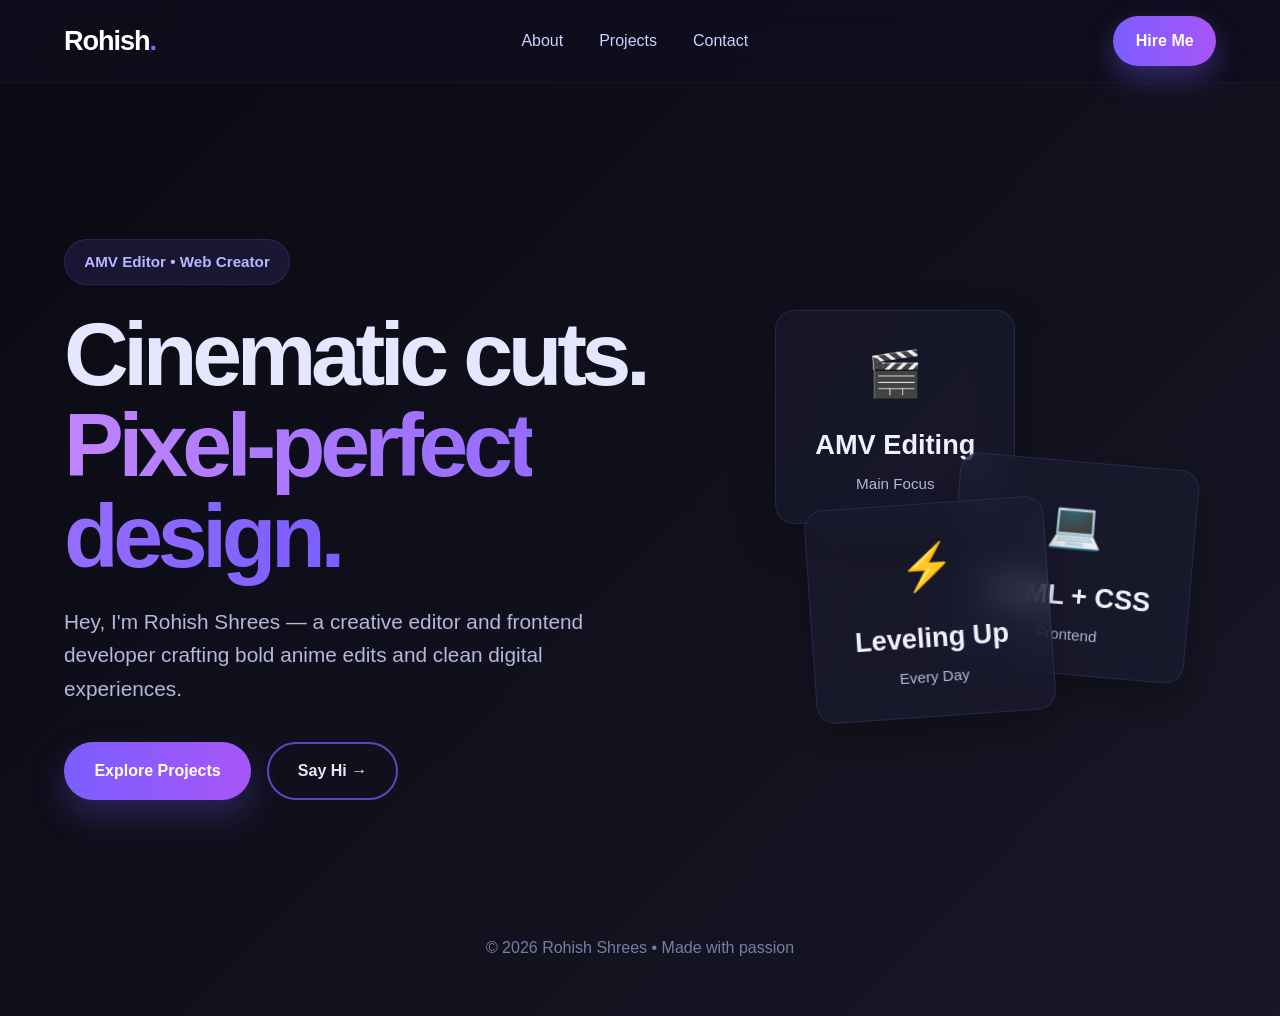
<file: index.html>
<!DOCTYPE html>
<html lang="en">
<head>
  <meta charset="UTF-8" />
  <meta name="viewport" content="width=device-width, initial-scale=1.0" />
  <meta name="description" content="Rohish Shrees is a creative editor and frontend developer building cinematic AMV edits and modern web experiences." />
  <title>Rohish Shrees | Portfolio</title>
  <link rel="apple-touch-icon" sizes="180x180" href="ICONS/apple-touch-icon.png" />
  <link rel="icon" type="image/png" sizes="32x32" href="ICONS/favicon-32x32.png" />
  <link rel="icon" type="image/png" sizes="16x16" href="ICONS/favicon-16x16.png" />
  <link rel="manifest" href="ICONS/site.webmanifest" />
  <link rel="stylesheet" href="style.css" />
  <script defer src="script.js"></script>
</head>
<body class="home-page">
  <a class="skip-link" href="#main">Skip to content</a>

  <header class="topbar" id="top">
    <div class="topbar-inner">
      <a class="brand" href="index.html" aria-label="Home page">Rohish<span class="brand-dot">.</span></a>

      <nav class="nav" aria-label="Primary navigation">
        <a class="nav-link" href="about.html">About</a>
        <a class="nav-link" href="proj.html">Projects</a>
        <a class="nav-link" href="contact.html">Contact</a>
      </nav>

      <a class="nav-btn primary" href="contact.html">Hire Me</a>
    </div>
  </header>

  <main id="main" class="page-shell">
    <section class="hero">
      <div class="hero-left reveal">
        <p class="pill">AMV Editor • Web Creator</p>
        <h1 class="hero-title">
          Cinematic cuts.<br />
          <span class="hero-gradient-text">Pixel-perfect design.</span>
        </h1>
        <p class="hero-subtitle">
          Hey, I'm Rohish Shrees — a creative editor and frontend developer crafting bold anime edits and clean digital experiences.
        </p>

        <div class="hero-cta">
          <a class="btn-primary" href="proj.html">Explore Projects</a>
          <a class="btn-outline" href="contact.html">Say Hi →</a>
        </div>
      </div>

      <div class="hero-right reveal">
        <div class="floating-cards">
          <div class="stat-card card-1">
            <div class="icon">🎬</div>
            <p class="stat-value">AMV Editing</p>
            <p class="stat-label">Main Focus</p>
          </div>

          <div class="stat-card card-2">
            <div class="icon">💻</div>
            <p class="stat-value">HTML + CSS</p>
            <p class="stat-label">Frontend</p>
          </div>

          <div class="stat-card card-3">
            <div class="icon">⚡</div>
            <p class="stat-value">Leveling Up</p>
            <p class="stat-label">Every Day</p>
          </div>
        </div>
      </div>
    </section>

    <footer class="home-footer">
      <span>© <span id="year"></span> Rohish Shrees • Made with passion</span>
    </footer>
  </main>
</body>
</html>
</file>
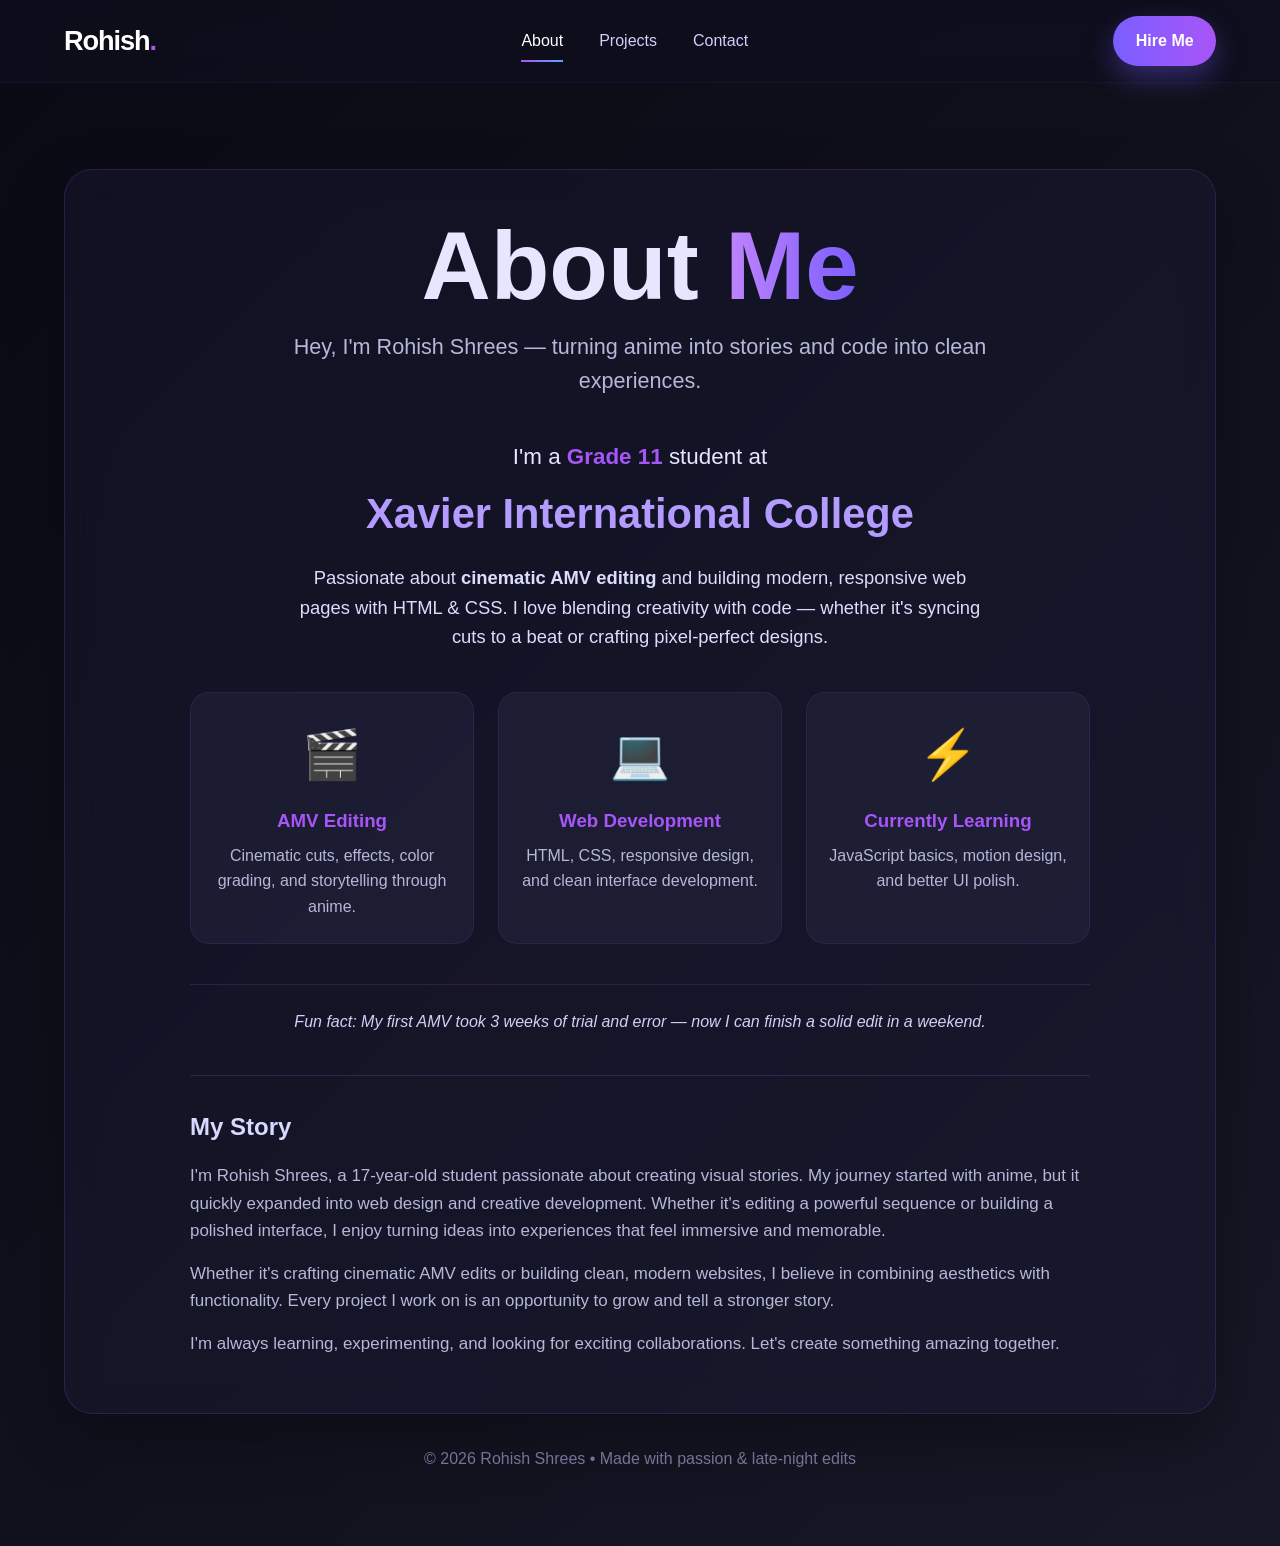
<file: about.html>
<!DOCTYPE html>
<html lang="en">
<head>
  <meta charset="UTF-8" />
  <meta name="viewport" content="width=device-width, initial-scale=1.0" />
  <meta name="description" content="About Rohish Shrees — a Grade 11 student passionate about AMV editing, web design, and creative visual storytelling." />
  <title>About • Rohish Shrees</title>
  <link rel="apple-touch-icon" sizes="180x180" href="ICONS/apple-touch-icon.png" />
  <link rel="icon" type="image/png" sizes="32x32" href="ICONS/favicon-32x32.png" />
  <link rel="icon" type="image/png" sizes="16x16" href="ICONS/favicon-16x16.png" />
  <link rel="manifest" href="ICONS/site.webmanifest" />
  <link rel="stylesheet" href="style.css" />
  <script defer src="script.js"></script>
</head>
<body class="about-page">
  <header class="topbar" id="top">
    <div class="topbar-inner">
      <a class="brand" href="index.html" aria-label="Home page">Rohish<span class="brand-dot">.</span></a>

      <nav class="nav" aria-label="Primary navigation">
        <a class="nav-link active" href="about.html">About</a>
        <a class="nav-link" href="proj.html">Projects</a>
        <a class="nav-link" href="contact.html">Contact</a>
      </nav>

      <a class="nav-btn primary" href="contact.html">Hire Me</a>
    </div>
  </header>

  <main class="about-shell">
    <section class="about-hero reveal">
      <div class="glass-card">
        <div class="about-header">
          <h1>About <span class="gradient-text">Me</span></h1>
          <p class="tagline">Hey, I'm Rohish Shrees — turning anime into stories and code into clean experiences.</p>
        </div>

        <div class="about-content">
          <div class="intro">
            <p class="greeting">I'm a <span class="highlight">Grade 11</span> student at</p>
            <h2 class="college">Xavier International College</h2>

            <p class="bio">
              Passionate about <strong>cinematic AMV editing</strong> and building modern, responsive web pages with HTML &amp; CSS.
              I love blending creativity with code — whether it's syncing cuts to a beat or crafting pixel-perfect designs.
            </p>
          </div>

          <div class="skills-grid">
            <div class="skill-item">
              <span class="skill-icon">🎬</span>
              <h3>AMV Editing</h3>
              <p>Cinematic cuts, effects, color grading, and storytelling through anime.</p>
            </div>

            <div class="skill-item">
              <span class="skill-icon">💻</span>
              <h3>Web Development</h3>
              <p>HTML, CSS, responsive design, and clean interface development.</p>
            </div>

            <div class="skill-item">
              <span class="skill-icon">⚡</span>
              <h3>Currently Learning</h3>
              <p>JavaScript basics, motion design, and better UI polish.</p>
            </div>
          </div>

          <p class="fun-fact">
            Fun fact: My first AMV took 3 weeks of trial and error — now I can finish a solid edit in a weekend.
          </p>

          <div class="story-block">
            <h2>My Story</h2>
            <p>
              I'm Rohish Shrees, a 17-year-old student passionate about creating visual stories. My journey started with anime, but it quickly expanded into web design and creative development. Whether it's editing a powerful sequence or building a polished interface, I enjoy turning ideas into experiences that feel immersive and memorable.
            </p>
            <p>
              Whether it's crafting cinematic AMV edits or building clean, modern websites, I believe in combining aesthetics with functionality. Every project I work on is an opportunity to grow and tell a stronger story.
            </p>
            <p>
              I'm always learning, experimenting, and looking for exciting collaborations. Let's create something amazing together.
            </p>
          </div>
        </div>
      </div>
    </section>

    <footer class="about-footer">
      <span>© <span id="year"></span> Rohish Shrees • Made with passion &amp; late-night edits</span>
    </footer>
  </main>
</body>
</html>
</file>
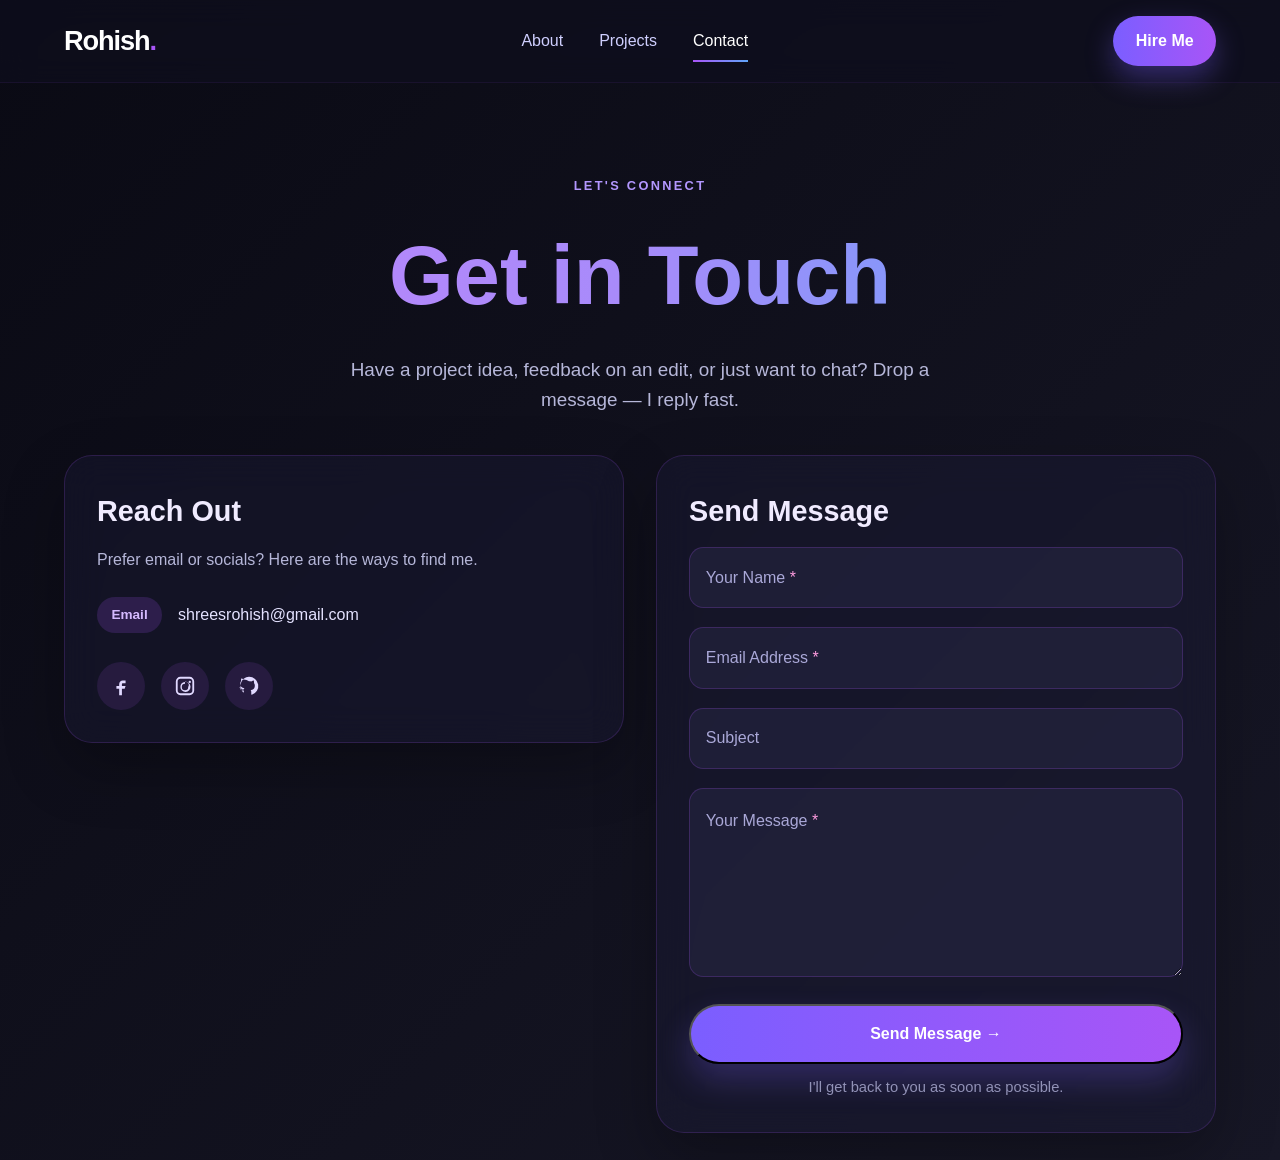
<file: contact.html>
<!DOCTYPE html>
<html lang="en">
<head>
  <meta charset="UTF-8" />
  <meta name="viewport" content="width=device-width, initial-scale=1.0" />
  <meta name="description" content="Contact Rohish Shrees for AMV collaborations, web projects, and creative opportunities." />
  <title>Contact • Rohish Shrees</title>
  <link rel="apple-touch-icon" sizes="180x180" href="ICONS/apple-touch-icon.png" />
  <link rel="icon" type="image/png" sizes="32x32" href="ICONS/favicon-32x32.png" />
  <link rel="icon" type="image/png" sizes="16x16" href="ICONS/favicon-16x16.png" />
  <link rel="manifest" href="ICONS/site.webmanifest" />
  <link rel="stylesheet" href="style.css" />
  <script defer src="script.js"></script>
</head>
<body class="contact-page">
  <header class="topbar" id="top">
    <div class="topbar-inner">
      <a class="brand" href="index.html" aria-label="Home page">Rohish<span class="brand-dot">.</span></a>

      <nav class="nav" aria-label="Primary navigation">
        <a class="nav-link" href="about.html">About</a>
        <a class="nav-link" href="proj.html">Projects</a>
        <a class="nav-link active" href="contact.html">Contact</a>
      </nav>

      <a class="nav-btn primary" href="contact.html">Hire Me</a>
    </div>
  </header>

  <main class="contact-shell" role="main">
    <header class="contact-header reveal">
      <p class="contact-eyebrow">Let's connect</p>
      <h1>Get in Touch</h1>
      <p class="contact-subtitle">
        Have a project idea, feedback on an edit, or just want to chat? Drop a message — I reply fast.
      </p>
    </header>

    <section class="contact-grid" aria-label="Contact details and form">
      <div class="glass-card contact-info reveal">
        <h2 class="contact-card-title">Reach Out</h2>
        <p class="contact-card-text">Prefer email or socials? Here are the ways to find me.</p>

        <ul class="contact-list">
          <li class="contact-item">
            <span class="contact-badge">Email</span>
            <a class="contact-link" href="mailto:shreesrohish@gmail.com">shreesrohish@gmail.com</a>
          </li>
        </ul>

        <div class="social" aria-label="Social links">
          <a class="social-link" href="https://www.facebook.com/rohish.shrees.magar" target="_blank" rel="noreferrer" aria-label="Facebook">
            <svg viewBox="0 0 24 24" aria-hidden="true"><path d="M14 9h3V6h-3c-2.206 0-4 1.794-4 4v2H7v3h3v7h3v-7h3l1-3h-4v-2c0-.551.448-1 1-1z"/></svg>
          </a>

          <a class="social-link" href="https://www.instagram.com/keshioae?igsh=MXFwb2M3em1iNndpbQ%3D%3D" target="_blank" rel="noreferrer" aria-label="Instagram">
            <svg viewBox="0 0 24 24" aria-hidden="true"><path d="M7 2h10a5 5 0 0 1 5 5v10a5 5 0 0 1-5 5H7a5 5 0 0 1-5-5V7a5 5 0 0 1 5-5zm10 2H7a3 3 0 0 0-3 3v10a3 3 0 0 0 3 3h10a3 3 0 0 0 3-3V7a3 3 0 0 0-3-3zm-5 3.5A5.5 5.5 0 1 1 7 13a5.5 5.5 0 0 1 5-5.5zm0 2A3.5 3.5 0 1 0 15.5 13 3.5 3.5 0 0 0 12 7.5zm5.25-3.25a1.25 1.25 0 1 1-1.25 1.25 1.25 1.25 0 0 1 1.25-1.25z"/></svg>
          </a>

          <a class="social-link" href="https://github.com/rohish-shrees12" target="_blank" rel="noreferrer" aria-label="GitHub">
            <svg viewBox="0 0 24 24" aria-hidden="true"><path d="M12 2a10 10 0 0 0-6.32 17.1c.5.1.68-.22.68-.49v-1.71c-2.78.61-3.37-1.2-3.37-1.2-.46-1.18-1.12-1.49-1.12-1.49-.9-.62.08-.61.08-.61 1.02.08 1.56 1.05 1.56 1.05.88 1.5 2.31 1.07 2.87.82.1-.65.35-1.08.63-1.33-2.22-.25-4.56-1.11-4.56-4.96 0-1.09.39-1.99 1.03-2.69-.1-.25-.45-1.28.1-2.66 0 0 .84-.27 2.75 1.02A9.5 9.5 0 0 1 12 6.84c.85 0 1.7.11 2.49.33 1.9-1.29 2.74-1.02 2.74-1.02.55 1.38.2 2.41.1 2.66.64.7 1.03 1.6 1.03 2.69 0 3.86-2.35 4.7-4.58 4.95.36.31.68.92.68 1.85v2.75c0 .27.18.6.69.49A10 10 0 0 0 12 2z"/></svg>
          </a>
        </div>
      </div>

      <div class="glass-card contact-form-card reveal" style="animation-delay: 0.2s;">
        <h2 class="contact-card-title">Send Message</h2>

        <form class="contact-form" method="post" action="" onsubmit="event.preventDefault();">
          <div class="field">
            <input id="name" type="text" name="name" placeholder=" " required />
            <label for="name">Your Name <span class="req">*</span></label>
          </div>

          <div class="field">
            <input id="email" type="email" name="email" placeholder=" " required />
            <label for="email">Email Address <span class="req">*</span></label>
          </div>

          <div class="field">
            <input id="subject" type="text" name="subject" placeholder=" " />
            <label for="subject">Subject</label>
          </div>

          <div class="field field-full">
            <textarea id="message" name="message" rows="6" placeholder=" " required></textarea>
            <label for="message">Your Message <span class="req">*</span></label>
          </div>

          <div class="contact-actions">
            <button class="btn-primary" type="submit">Send Message →</button>
            <p class="contact-note">I'll get back to you as soon as possible.</p>
          </div>
        </form>
      </div>
    </section>
  </main>
</body>
</html>
</file>
<file: style.css>
/* Global reset */
* {
  margin: 0;
  padding: 0;
  box-sizing: border-box;
}

:root {
  --bg: #0a0a14;
  --bg-soft: #171726;
  --panel: rgba(30, 30, 60, 0.5);
  --panel-strong: rgba(40, 40, 70, 0.7);
  --line: rgba(168, 85, 247, 0.22);
  --line-soft: rgba(120, 120, 255, 0.15);
  --text: #e6e6ff;
  --muted: #b6b7d9;
  --purple: #a855f7;
  --purple-strong: #7b5eff;
  --blue: #60a5fa;
  --white: #ffffff;
  --shadow: rgba(10, 10, 20, 0.45);
}

html {
  scroll-behavior: smooth;
}

body {
  font-family: "Segoe UI", Tahoma, Geneva, Verdana, sans-serif;
  background: linear-gradient(135deg, var(--bg) 0%, var(--bg-soft) 100%);
  color: var(--text);
  min-height: 100vh;
  line-height: 1.6;
  overflow-x: hidden;
}

img, video {
  max-width: 100%;
  display: block;
}

a {
  color: inherit;
}

button, input, textarea {
  font: inherit;
}

.skip-link {
  position: absolute;
  left: -9999px;
  top: auto;
}

.skip-link:focus {
  left: 1rem;
  top: 1rem;
  z-index: 9999;
  background: var(--white);
  color: var(--bg);
  padding: 0.75rem 1.1rem;
  border-radius: 999px;
}

/* Topbar */
.topbar {
  position: sticky;
  top: 0;
  z-index: 1000;
  backdrop-filter: blur(14px);
  -webkit-backdrop-filter: blur(14px);
  background: rgba(15, 15, 30, 0.72);
  border-bottom: 1px solid rgba(168, 85, 247, 0.08);
  transition: all 0.3s ease;
}

.topbar.is-scrolled {
  background: rgba(10, 10, 20, 0.92);
  box-shadow: 0 8px 28px rgba(0, 0, 0, 0.22);
}

.topbar-inner {
  max-width: 1400px;
  margin: 0 auto;
  padding: 1rem 5%;
  display: flex;
  align-items: center;
  justify-content: space-between;
  gap: 1.5rem;
}

.brand {
  font-size: 1.7rem;
  font-weight: 800;
  color: var(--white);
  text-decoration: none;
  letter-spacing: -0.04em;
}

.brand-dot {
  color: var(--purple);
}

.nav {
  display: flex;
  align-items: center;
  justify-content: center;
  gap: 2.25rem;
}

.nav-link {
  position: relative;
  color: #cfcfff;
  text-decoration: none;
  font-weight: 500;
  transition: color 0.25s ease;
}

.nav-link::after {
  content: "";
  position: absolute;
  left: 0;
  bottom: -8px;
  width: 100%;
  height: 2px;
  background: linear-gradient(90deg, var(--purple), var(--blue));
  transform: scaleX(0);
  transform-origin: left;
  transition: transform 0.25s ease;
}

.nav-link:hover,
.nav-link.active {
  color: var(--white);
}

.nav-link:hover::after,
.nav-link.active::after {
  transform: scaleX(1);
}

.nav-btn {
  text-decoration: none;
  font-weight: 600;
  padding: 0.75rem 1.4rem;
  border-radius: 999px;
  transition: all 0.25s ease;
}

.nav-btn.primary {
  background: linear-gradient(90deg, var(--purple-strong), var(--purple));
  color: var(--white);
  box-shadow: 0 12px 28px rgba(123, 94, 255, 0.35);
}

.nav-btn.primary:hover {
  transform: translateY(-2px);
  box-shadow: 0 18px 34px rgba(123, 94, 255, 0.45);
}

/* Shared layout */
.page-shell,
.about-shell,
.projects-main,
.contact-shell {
  max-width: 1400px;
  margin: 0 auto;
}

.hero {
  min-height: calc(100vh - 80px);
  max-width: 1400px;
  margin: 0 auto;
  padding: 10vh 5% 4vh;
  display: grid;
  grid-template-columns: 1.1fr 0.9fr;
  align-items: center;
  gap: 4rem;
}

.hero-left,
.hero-right,
.reveal {
  opacity: 0;
  transform: translateY(36px);
  transition: all 1s cubic-bezier(0.22, 1, 0.36, 1);
}

.reveal.is-visible {
  opacity: 1;
  transform: translateY(0);
}

.pill {
  display: inline-block;
  background: rgba(123, 94, 255, 0.12);
  color: #b6b7ff;
  border: 1px solid rgba(123, 94, 255, 0.2);
  border-radius: 999px;
  padding: 0.6rem 1.2rem;
  font-size: 0.95rem;
  font-weight: 600;
  margin-bottom: 1.5rem;
}

.hero-title {
  font-size: clamp(3rem, 7vw, 5.9rem);
  line-height: 1.02;
  letter-spacing: -0.06em;
  margin-bottom: 1.4rem;
}

.hero-gradient-text,
.gradient-text {
  background: linear-gradient(90deg, #c084fc, #7b5eff, #60a5fa);
  background-size: 200% auto;
  color: transparent;
  -webkit-background-clip: text;
  background-clip: text;
  animation: gradientFlow 5s ease infinite;
}

@keyframes gradientFlow {
  0% { background-position: 0% 50%; }
  50% { background-position: 100% 50%; }
  100% { background-position: 0% 50%; }
}

.hero-subtitle {
  font-size: 1.3rem;
  color: var(--muted);
  max-width: 560px;
  margin-bottom: 2.3rem;
}

.hero-cta {
  display: flex;
  flex-wrap: wrap;
  gap: 1rem;
}

.btn-primary,
.btn-outline,
.project-link {
  display: inline-flex;
  align-items: center;
  justify-content: center;
  text-decoration: none;
  border-radius: 999px;
  font-weight: 700;
  transition: all 0.25s ease;
}

.btn-primary {
  background: linear-gradient(90deg, var(--purple-strong), var(--purple));
  color: var(--white);
  box-shadow: 0 16px 32px rgba(123, 94, 255, 0.25);
  padding: 0.95rem 1.9rem;
}

.btn-primary:hover {
  transform: translateY(-3px);
  box-shadow: 0 22px 42px rgba(123, 94, 255, 0.38);
}

.btn-outline {
  color: var(--text);
  border: 2px solid rgba(123, 94, 255, 0.7);
  padding: 0.9rem 1.8rem;
}

.btn-outline:hover {
  background: rgba(123, 94, 255, 0.08);
  transform: translateY(-2px);
}

.floating-cards {
  position: relative;
  height: 420px;
}

.stat-card {
  position: absolute;
  width: 240px;
  padding: 1.7rem 1.5rem;
  text-align: center;
  border: 1px solid var(--line-soft);
  background: rgba(28, 28, 52, 0.5);
  border-radius: 1.2rem;
  box-shadow: 0 18px 40px rgba(0, 0, 0, 0.28);
  backdrop-filter: blur(18px);
  -webkit-backdrop-filter: blur(18px);
  transition: transform 0.35s ease, box-shadow 0.35s ease;
}

.stat-card:hover {
  transform: translateY(-10px) scale(1.02);
  box-shadow: 0 22px 50px rgba(123, 94, 255, 0.25);
}

.card-1 { top: 0; left: 10%; }
.card-2 { top: 36%; right: 5%; transform: rotate(5deg); }
.card-3 { left: 17%; bottom: 3%; transform: rotate(-4deg); }

.icon {
  font-size: 2.8rem;
  margin-bottom: 0.8rem;
}

.stat-value {
  font-size: 1.7rem;
  font-weight: 800;
  color: #f0f0ff;
}

.stat-label {
  margin-top: 0.35rem;
  color: var(--muted);
  font-size: 0.95rem;
}

.home-footer,
.about-footer {
  text-align: center;
  color: #7a7ca3;
  padding: 2rem 0 3.5rem;
}

/* About page */
.about-page {
  background: linear-gradient(135deg, #0a0a14 0%, #171726 100%);
}

.about-shell {
  padding: 6vh 5% 2vh;
}

.about-hero {
  padding-top: 2rem;
}

.glass-card {
  background: rgba(30, 30, 60, 0.35);
  border: 1px solid rgba(168, 85, 247, 0.18);
  border-radius: 1.75rem;
  box-shadow: 0 24px 60px rgba(0, 0, 0, 0.28);
  backdrop-filter: blur(18px);
  -webkit-backdrop-filter: blur(18px);
}

.about-shell .glass-card {
  padding: 3rem 3rem 2.5rem;
}

.about-header {
  text-align: center;
  margin-bottom: 2.5rem;
}

.about-header h1 {
  font-size: clamp(3rem, 8vw, 6rem);
  line-height: 1;
  margin-bottom: 1rem;
}

.tagline {
  max-width: 700px;
  margin: 0 auto;
  color: var(--muted);
  font-size: 1.35rem;
}

.about-content {
  max-width: 900px;
  margin: 0 auto;
}

.intro {
  text-align: center;
  margin-bottom: 2.5rem;
}

.greeting {
  font-size: 1.4rem;
  margin-bottom: 0.4rem;
}

.highlight {
  color: var(--purple);
  font-weight: 700;
}

.college {
  color: #b39bff;
  font-size: clamp(1.8rem, 4vw, 2.6rem);
  margin-bottom: 1rem;
}

.bio {
  font-size: 1.15rem;
  color: #dcdcff;
  max-width: 700px;
  margin: 0 auto;
}

.skills-grid {
  display: grid;
  grid-template-columns: repeat(auto-fit, minmax(220px, 1fr));
  gap: 1.5rem;
  margin: 2rem 0 2.5rem;
}

.skill-item {
  background: rgba(40, 40, 70, 0.4);
  border: 1px solid rgba(168, 85, 247, 0.12);
  border-radius: 1.2rem;
  padding: 1.5rem 1.2rem;
  text-align: center;
  transition: transform 0.25s ease, border-color 0.25s ease;
}

.skill-item:hover {
  transform: translateY(-7px);
  border-color: rgba(168, 85, 247, 0.32);
}

.skill-icon {
  display: block;
  font-size: 3rem;
  margin-bottom: 0.8rem;
}

.skill-item h3 {
  color: var(--purple);
  margin-bottom: 0.4rem;
}

.skill-item p {
  color: var(--muted);
}

.fun-fact {
  margin: 1.5rem 0;
  text-align: center;
  font-style: italic;
  color: #d0d0f8;
  border-top: 1px solid rgba(168, 85, 247, 0.18);
  padding-top: 1.5rem;
}

.story-block {
  border-top: 1px solid rgba(120, 120, 255, 0.18);
  margin-top: 2.5rem;
  padding-top: 2rem;
}

.story-block h2 {
  margin-bottom: 1rem;
  color: #d9d8ff;
}

.story-block p {
  margin-bottom: 1rem;
  color: var(--muted);
  font-size: 1.06rem;
}

/* Projects page */
.projects-main {
  padding: 5vh 5% 4vh;
}

.projects-hero {
  text-align: center;
  padding: 4rem 0 2rem;
}

.projects-hero h1 {
  font-size: clamp(3rem, 8vw, 5.5rem);
  margin-bottom: 1rem;
}

.projects-hero p {
  max-width: 720px;
  margin: 0 auto;
  color: var(--muted);
  font-size: 1.2rem;
}

.projects-grid {
  display: grid;
  grid-template-columns: repeat(auto-fit, minmax(340px, 1fr));
  gap: 2rem;
  margin-top: 2rem;
}

.project-card {
  background: rgba(30, 30, 60, 0.35);
  border: 1px solid rgba(168, 85, 247, 0.2);
  border-radius: 1.4rem;
  overflow: hidden;
  transition: transform 0.28s ease, box-shadow 0.28s ease, border-color 0.28s ease;
  box-shadow: 0 18px 40px rgba(0, 0, 0, 0.25);
}

.project-card:hover {
  transform: translateY(-8px);
  border-color: rgba(168, 85, 247, 0.45);
  box-shadow: 0 28px 60px rgba(168, 85, 247, 0.12);
}

.project-thumbnail {
  background: #121220;
  height: 220px;
  overflow: hidden;
  border-bottom: 1px solid rgba(168, 85, 247, 0.12);
}

.project-thumbnail video {
  width: 100%;
  height: 100%;
  object-fit: cover;
}

.project-thumb-soon {
  display: flex;
  align-items: center;
  justify-content: center;
  background: linear-gradient(135deg, #667eea 0%, #764ba2 100%);
}

.soon-content {
  text-align: center;
}

.soon-icon {
  font-size: 3.5rem;
  margin-bottom: 0.5rem;
}

.soon-label {
  font-size: 1rem;
  font-weight: 700;
  color: rgba(255, 255, 255, 0.9);
}

.project-info {
  padding: 1.5rem 1.2rem 1.8rem;
}

.project-title {
  color: #d5baff;
  font-size: 1.5rem;
  margin-bottom: 0.7rem;
}

.project-info p {
  color: var(--muted);
  font-size: 0.98rem;
  margin-bottom: 1rem;
}

.project-link {
  background: linear-gradient(90deg, var(--purple-strong), var(--purple));
  color: var(--white);
  padding: 0.7rem 1.2rem;
  font-size: 0.94rem;
}

.project-link:hover {
  transform: translateY(-2px);
}

/* Contact page */
.contact-page {
  background: linear-gradient(135deg, #0a0a14 0%, #171726 100%);
}

.contact-shell {
  padding: 5vh 5% 3vh;
}

.contact-header {
  text-align: center;
  padding: 3rem 0 2.5rem;
}

.contact-eyebrow {
  color: #b397ff;
  text-transform: uppercase;
  letter-spacing: 0.18em;
  font-size: 0.8rem;
  font-weight: 700;
  margin-bottom: 0.8rem;
}

.contact-header h1 {
  font-size: clamp(3rem, 7vw, 5.2rem);
  margin-bottom: 0.8rem;
  background: linear-gradient(90deg, #c084fc, #a78bfa, #60a5fa);
  -webkit-background-clip: text;
  background-clip: text;
  color: transparent;
}

.contact-subtitle {
  max-width: 650px;
  margin: 0 auto;
  color: var(--muted);
  font-size: 1.18rem;
}

.contact-grid {
  display: grid;
  grid-template-columns: 1fr 1fr;
  gap: 2rem;
  align-items: start;
}

.contact-info,
.contact-form-card {
  padding: 2rem;
}

.contact-card-title {
  font-size: 1.8rem;
  margin-bottom: 0.8rem;
  color: #f0ebff;
}

.contact-card-text {
  color: var(--muted);
  margin-bottom: 1.5rem;
}

.contact-list {
  list-style: none;
  margin-bottom: 1.8rem;
}

.contact-item {
  display: flex;
  align-items: center;
  gap: 1rem;
  margin-bottom: 1rem;
  flex-wrap: wrap;
}

.contact-badge {
  display: inline-block;
  background: rgba(168, 85, 247, 0.18);
  color: #d5baff;
  border-radius: 999px;
  padding: 0.45rem 0.9rem;
  font-size: 0.85rem;
  font-weight: 700;
}

.contact-link {
  color: #e4e2ff;
  text-decoration: none;
}

.contact-link:hover {
  color: var(--purple);
}

.social {
  display: flex;
  gap: 1rem;
  margin-top: 1rem;
}

.social-link {
  width: 48px;
  height: 48px;
  display: flex;
  align-items: center;
  justify-content: center;
  background: rgba(168, 85, 247, 0.12);
  border-radius: 50%;
  transition: transform 0.25s ease, background 0.25s ease;
}

.social-link:hover {
  background: rgba(168, 85, 247, 0.25);
  transform: translateY(-2px);
}

.social-link svg {
  width: 22px;
  height: 22px;
  fill: #e1d9ff;
}

.contact-form {
  display: flex;
  flex-direction: column;
  gap: 1.2rem;
}

.field {
  position: relative;
}

.contact-form input,
.contact-form textarea {
  width: 100%;
  border: 1px solid rgba(168, 85, 247, 0.22);
  background: rgba(40, 40, 70, 0.5);
  border-radius: 0.9rem;
  padding: 1.05rem 1.15rem;
  color: var(--white);
  transition: border-color 0.25s ease, box-shadow 0.25s ease, background 0.25s ease;
}

.contact-form input::placeholder,
.contact-form textarea::placeholder {
  color: transparent;
}

.contact-form input:focus,
.contact-form textarea:focus {
  outline: none;
  border-color: var(--purple);
  box-shadow: 0 0 0 3px rgba(168, 85, 247, 0.18);
  background: rgba(40, 40, 70, 0.72);
}

.contact-form label {
  position: absolute;
  left: 1.05rem;
  top: 50%;
  transform: translateY(-50%);
  color: #aaa8d8;
  pointer-events: none;
  transition: all 0.2s ease;
}

.contact-form textarea + label {
  top: 1.25rem;
  transform: none;
}

.contact-form input:focus + label,
.contact-form input:not(:placeholder-shown) + label,
.contact-form textarea:focus + label,
.contact-form textarea:not(:placeholder-shown) + label {
  top: -0.5rem;
  left: 0.8rem;
  font-size: 0.78rem;
  color: var(--purple);
  background: rgba(14, 14, 28, 0.9);
  padding: 0 0.45rem;
  border-radius: 4px;
}

.field-full textarea {
  min-height: 150px;
  resize: vertical;
}

.contact-actions {
  display: flex;
  flex-direction: column;
  gap: 0.75rem;
}

.contact-note {
  text-align: center;
  color: #9292b7;
  font-size: 0.92rem;
}

.req {
  color: #ff9de0;
}

@media (max-width: 980px) {
  .hero {
    grid-template-columns: 1fr;
    padding-top: 7vh;
  }

  .home-footer {
    padding-bottom: 2rem;
  }

  .contact-grid {
    grid-template-columns: 1fr;
  }
}

@media (max-width: 760px) {
  .topbar-inner {
    flex-wrap: wrap;
    justify-content: center;
    padding-top: 0.9rem;
    padding-bottom: 0.9rem;
  }

  .nav {
    order: 3;
    width: 100%;
    justify-content: center;
    gap: 1.2rem;
    flex-wrap: wrap;
  }

  .nav-btn {
    display: none;
  }

  .floating-cards {
    transform: scale(0.9);
  }

  .about-shell .glass-card,
  .contact-info,
  .contact-form-card {
    padding: 1.5rem 1.15rem;
  }
}
</file>
